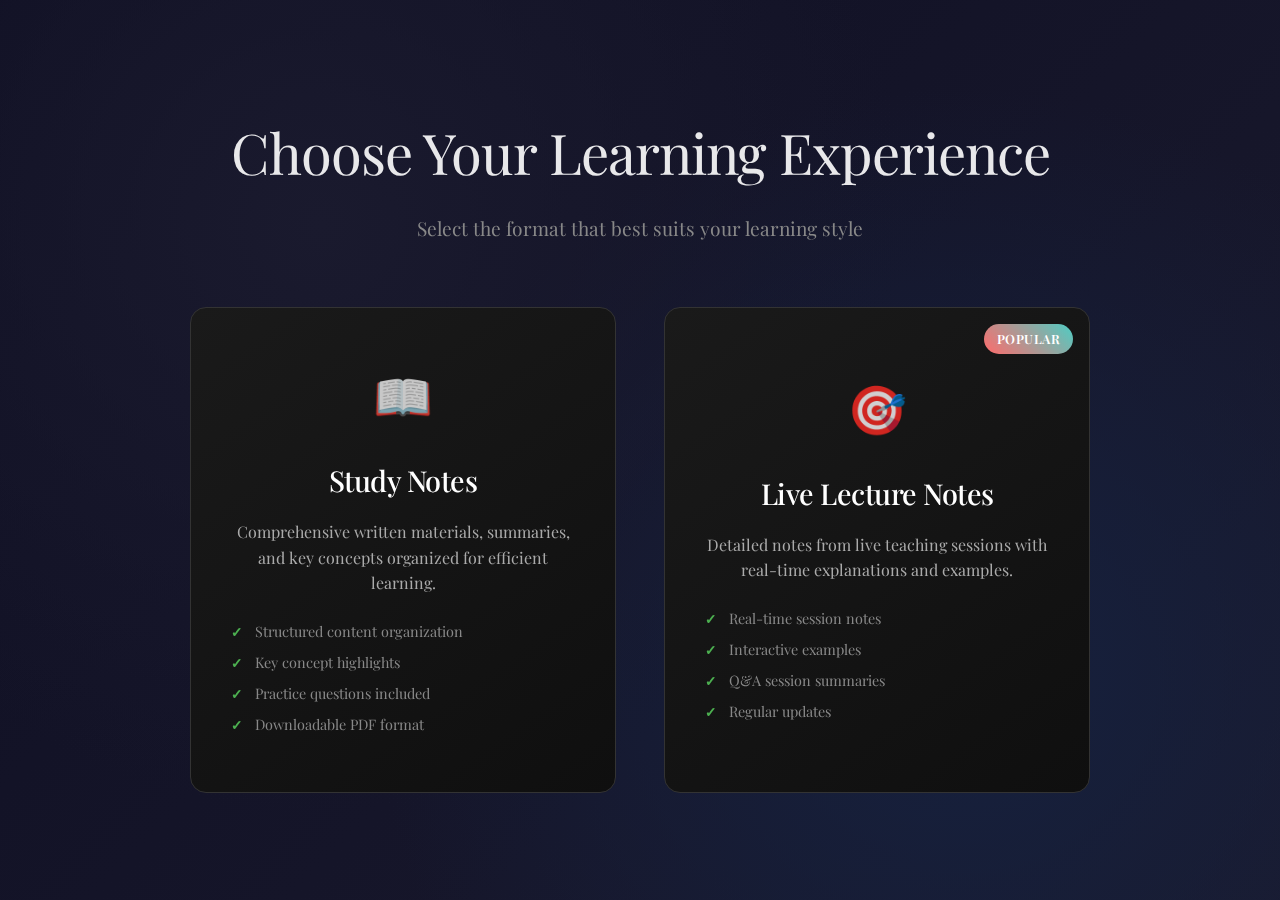
<file: choice.html>
<!DOCTYPE html>
<html lang="en">
<head>
    <meta charset="UTF-8">
    <meta name="viewport" content="width=device-width, initial-scale=1.0">
    <title>Choose Your Learning Path - Sayar Notes</title>
    <link rel="stylesheet" href="choice.css">
    <link href="https://fonts.googleapis.com/css2?family=Playfair+Display:wght@400;500;600;700;900&display=swap" rel="stylesheet">
    <link href="https://fonts.cdnfonts.com/css/samarkan" rel="stylesheet">
</head>
<body>

    
    <div class="container">
        <div class="choice-section">
            <h1 class="page-title">Choose Your Learning Experience</h1>
            <p class="subtitle">Select the format that best suits your learning style</p>
            
            <div class="choices">
                <div class="choice-card" onclick="selectChoice('notes')">
                    <div class="choice-icon">📖</div>
                    <h2>Study Notes</h2>
                    <p>Comprehensive written materials, summaries, and key concepts organized for efficient learning.</p>
                    <ul class="features">
                        <li>Structured content organization</li>
                        <li>Key concept highlights</li>
                        <li>Practice questions included</li>
                        <li>Downloadable PDF format</li>
                    </ul>
                </div>
                
                <div class="choice-card" onclick="selectChoice('lectures')">
                    <div class="premium-badge">Popular</div>
                    <div class="choice-icon">🎯</div>
                    <h2>Live Lecture Notes</h2>
                    <p>Detailed notes from live teaching sessions with real-time explanations and examples.</p>
                    <ul class="features">
                        <li>Real-time session notes</li>
                        <li>Interactive examples</li>
                        <li>Q&A session summaries</li>
                        <li>Regular updates</li>
                    </ul>
                </div>
            </div>
        </div>
    </div>
    
    <script src="choice.js"></script>
</body>
</html>
</file>
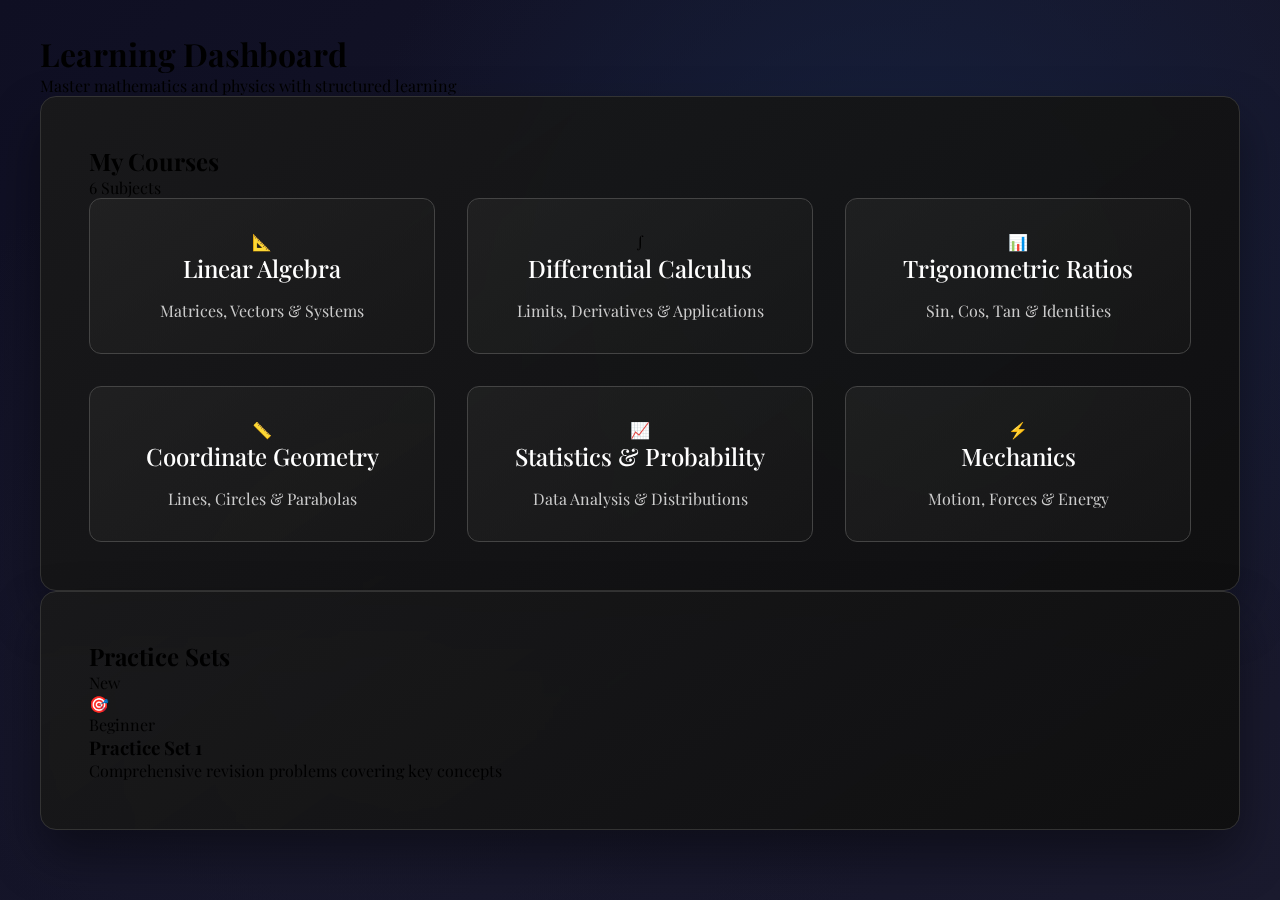
<file: dashboard.html>
<!DOCTYPE html>
<html lang="en">
<head>
    <meta charset="UTF-8">
    <meta name="viewport" content="width=device-width, initial-scale=1.0">
    <title>Dashboard - Sayar Notes</title>
    <link rel="stylesheet" href="dashboard.css">
    <link href="https://fonts.googleapis.com/css2?family=Playfair+Display:wght@400;500;600;700&display=swap" rel="stylesheet">
</head>
<body>
    <div class="container">
        <div class="dashboard-header">
            <h1 class="main-title">Learning Dashboard</h1>
            <p class="subtitle">Master mathematics and physics with structured learning</p>
        </div>
        
        <div class="dashboard-section">
            <div class="section-header">
                <h2 class="section-title">My Courses</h2>
                <span class="section-badge">6 Subjects</span>
            </div>
            <div class="courses-grid">
                <div class="course-card" onclick="openCourse('algebra')">
                    <div class="card-icon">📐</div>
                    <h3>Linear Algebra</h3>
                    <p>Matrices, Vectors & Systems</p>
                </div>
                <div class="course-card" onclick="openCourse('calculus')">
                    <div class="card-icon">∫</div>
                    <h3>Differential Calculus</h3>
                    <p>Limits, Derivatives & Applications</p>
                </div>
                <div class="course-card" onclick="openCourse('trigonometry')">
                    <div class="card-icon">📊</div>
                    <h3>Trigonometric Ratios</h3>
                    <p>Sin, Cos, Tan & Identities</p>
                </div>
                <div class="course-card" onclick="openCourse('geometry')">
                    <div class="card-icon">📏</div>
                    <h3>Coordinate Geometry</h3>
                    <p>Lines, Circles & Parabolas</p>
                </div>
                <div class="course-card" onclick="openCourse('statistics')">
                    <div class="card-icon">📈</div>
                    <h3>Statistics & Probability</h3>
                    <p>Data Analysis & Distributions</p>
                </div>
                <div class="course-card" onclick="openCourse('physics')">
                    <div class="card-icon">⚡</div>
                    <h3>Mechanics</h3>
                    <p>Motion, Forces & Energy</p>
                </div>
            </div>
        </div>
        
        <div class="dashboard-section">
            <div class="section-header">
                <h2 class="section-title">Practice Sets</h2>
                <span class="section-badge practice-badge">New</span>
            </div>
            <div class="practice-grid">
                <div class="practice-card featured" onclick="openPractice('set1')">
                    <div class="practice-header">
                        <div class="practice-icon">🎯</div>
                        <span class="difficulty-badge">Beginner</span>
                    </div>
                    <h3>Practice Set 1</h3>
                    <p>Comprehensive revision problems covering key concepts</p>

                </div>
            </div>
        </div>
    </div>
    <script src="dashboard.js"></script>
</body>
</html>
</file>
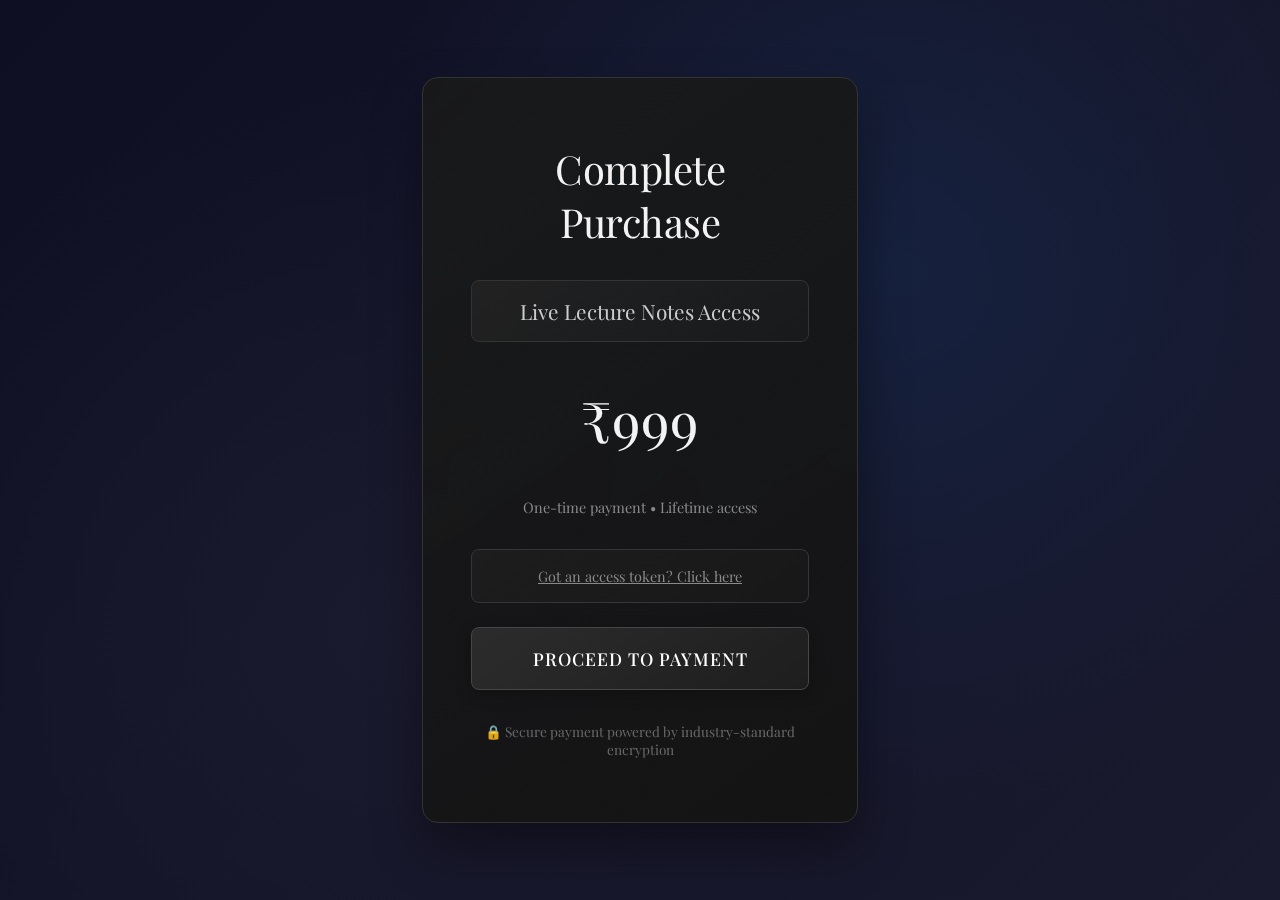
<file: payment.html>
<!DOCTYPE html>
<html lang="en">
<head>
    <meta charset="UTF-8">
    <meta name="viewport" content="width=device-width, initial-scale=1.0">
    <title>Payment - Sayar Notes</title>
    <link rel="stylesheet" href="payment.css">
    <link href="https://fonts.googleapis.com/css2?family=Playfair+Display:wght@400;500;600;700&display=swap" rel="stylesheet">
</head>
<body>
    <div class="container">
        <div class="payment-section">
            <h1 class="payment-title">Complete Purchase</h1>
            <div class="selected-plan" id="selectedPlan"></div>
            <div class="price">₹999</div>
            <div class="price-details">One-time payment • Lifetime access</div>
            
            <div class="access-token-section">
                <div class="token-toggle" onclick="toggleTokenSection()">Got an access token? Click here</div>
                <div class="token-input-container" id="tokenContainer" style="display: none;">
                    <input type="text" id="accessToken" placeholder="Enter your access token" class="token-input">
                    <button onclick="validateToken()" class="token-btn">Validate Token</button>
                </div>
            </div>
            
            <button onclick="processPayment()">Proceed to Payment</button>
            <div class="security-note">🔒 Secure payment powered by industry-standard encryption</div>
        </div>
    </div>
    <script src="payment.js"></script>
</body>
</html>
</file>
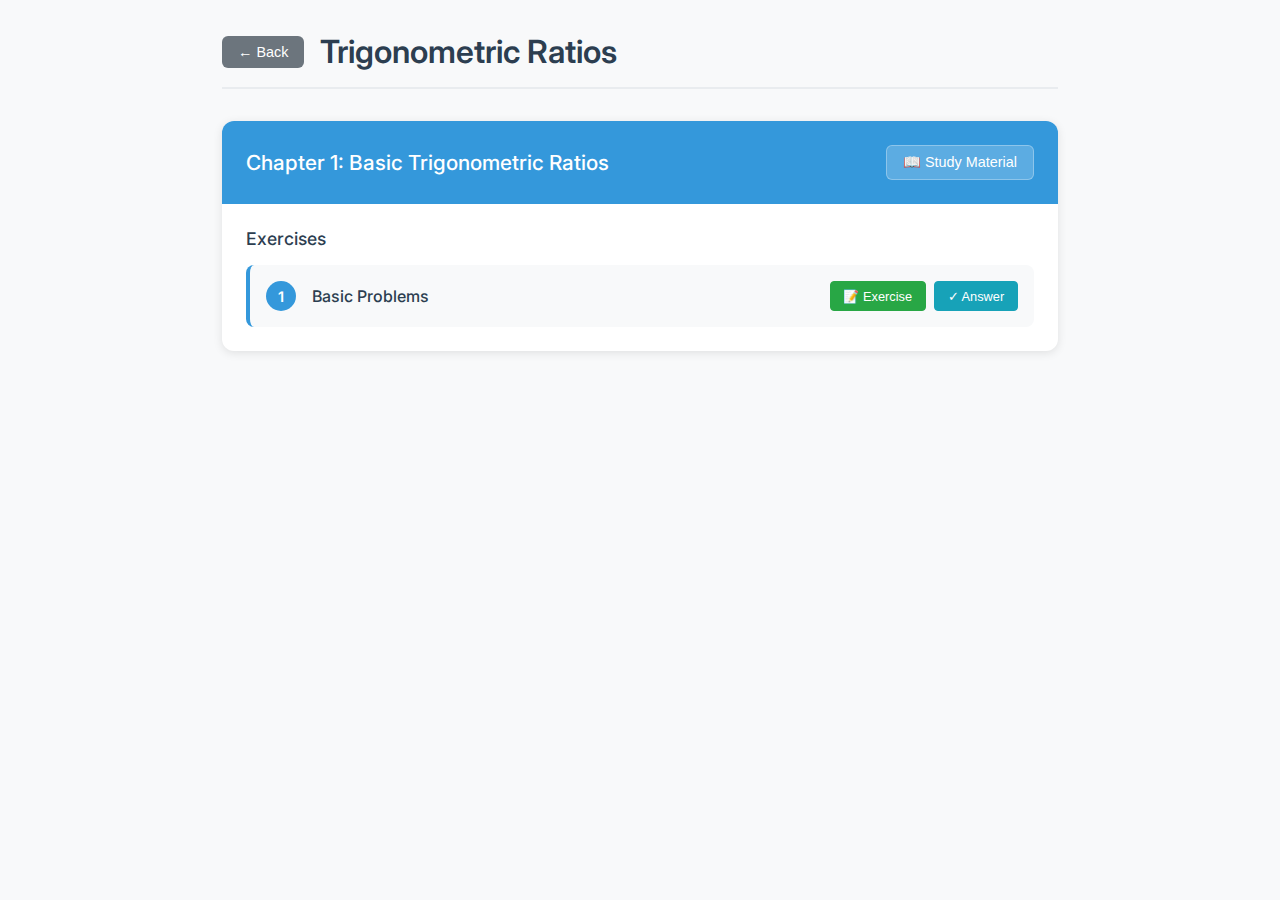
<file: trigo.html>
<!DOCTYPE html>
<html lang="en">
<head>
    <meta charset="UTF-8">
    <meta name="viewport" content="width=device-width, initial-scale=1.0">
    <title>Trigonometric Ratios - Sayar Notes</title>
    <link rel="stylesheet" href="trigo.css">
    <link href="https://fonts.googleapis.com/css2?family=Inter:wght@300;400;500;600&display=swap" rel="stylesheet">
</head>
<body>
    <div class="container">
        <header>
            <button class="back-btn" onclick="goBack()">← Back</button>
            <h1>Trigonometric Ratios</h1>
        </header>
        
        <div class="chapters">
            <div class="chapter">
                <div class="chapter-header">
                    <h2>Chapter 1: Basic Trigonometric Ratios</h2>
                    <button class="study-btn" onclick="openStudyMaterial(0)">📖 Study Material</button>
                </div>
                
                <div class="exercises">
                    <h3>Exercises</h3>
                    <div class="exercise-grid">
                        <div class="exercise-item">
                            <span class="exercise-number">1</span>
                            <div class="exercise-content">
                                <h4>Basic Problems</h4>
                                <div class="exercise-actions">
                                    <button onclick="openExercise(0, 0)">📝 Exercise</button>
                                    <button onclick="openAnswer(0, 0)">✓ Answer</button>
                                </div>
                            </div>
                        </div>
                    </div>
                </div>
            </div>
        </div>
    </div>
    <script src="trigo.js"></script>
</body>
</html>
</file>
<file: choice.css>
* {
    margin: 0;
    padding: 0;
    box-sizing: border-box;
}

body {
    font-family: 'Playfair Display', serif;
    background: #0a0a0a;
    min-height: 100vh;
    color: #ffffff;
    line-height: 1.6;
    position: relative;
    overflow-x: hidden;
}

body::before {
    content: '';
    position: fixed;
    top: 0;
    left: 0;
    width: 100%;
    height: 100%;
    background: 
        radial-gradient(circle at 25% 25%, #1a1a2e 0%, transparent 50%),
        radial-gradient(circle at 75% 75%, #16213e 0%, transparent 50%),
        linear-gradient(135deg, #0f0f23 0%, #1a1a2e 100%);
    pointer-events: none;
    z-index: 1;
}

.container {
    min-height: 100vh;
    display: flex;
    align-items: center;
    justify-content: center;
    padding: 2rem;
    position: relative;
    z-index: 2;
}

.choice-section {
    text-align: center;
    max-width: 1200px;
    width: 100%;
}

.page-title {
    font-size: 3.5rem;
    font-weight: 300;
    color: #ffffff;
    margin-bottom: 1rem;
    letter-spacing: -1px;
    opacity: 0.9;
}

.subtitle {
    font-size: 1.2rem;
    color: #888;
    margin-bottom: 4rem;
    font-weight: 300;
}

.choices {
    display: grid;
    grid-template-columns: repeat(auto-fit, minmax(400px, 1fr));
    gap: 3rem;
    margin-top: 2rem;
    max-width: 900px;
    margin-left: auto;
    margin-right: auto;
}

.choice-card {
    background: linear-gradient(145deg, #1a1a1a, #0f0f0f);
    padding: 3rem 2.5rem;
    border-radius: 16px;
    border: 1px solid #333;
    cursor: pointer;
    transition: all 0.4s cubic-bezier(0.23, 1, 0.32, 1);
    position: relative;
    overflow: hidden;
    min-height: 280px;
    display: flex;
    flex-direction: column;
    justify-content: center;
}

.choice-card::before {
    content: '';
    position: absolute;
    top: 0;
    left: 0;
    right: 0;
    bottom: 0;
    background: linear-gradient(145deg, transparent, rgba(255, 255, 255, 0.05));
    opacity: 0;
    transition: opacity 0.3s ease;
}

.choice-card:hover::before {
    opacity: 1;
}

.choice-card:hover {
    transform: translateY(-8px);
    border-color: #555;
    box-shadow: 0 20px 40px rgba(0, 0, 0, 0.3);
}

.choice-icon {
    font-size: 3rem;
    margin-bottom: 1.5rem;
    opacity: 0.8;
}

.choice-card h2 {
    font-size: 1.8rem;
    color: #ffffff;
    margin-bottom: 1rem;
    font-weight: 500;
    letter-spacing: -0.5px;
}

.choice-card p {
    color: #aaa;
    font-size: 1rem;
    line-height: 1.6;
    font-weight: 300;
}

.choice-card .features {
    margin-top: 1.5rem;
    text-align: left;
}

.choice-card .features li {
    color: #888;
    font-size: 0.9rem;
    margin-bottom: 0.5rem;
    list-style: none;
    position: relative;
    padding-left: 1.5rem;
}

.choice-card .features li::before {
    content: '✓';
    position: absolute;
    left: 0;
    color: #4CAF50;
    font-weight: bold;
}

.premium-badge {
    position: absolute;
    top: 1rem;
    right: 1rem;
    background: linear-gradient(45deg, #FF6B6B, #4ECDC4);
    color: white;
    padding: 0.3rem 0.8rem;
    border-radius: 20px;
    font-size: 0.8rem;
    font-weight: 600;
    text-transform: uppercase;
    letter-spacing: 0.5px;
}

@media (max-width: 768px) {
    .page-title {
        font-size: 2.5rem;
    }
    
    .choices {
        grid-template-columns: 1fr;
        gap: 2rem;
        max-width: 400px;
    }
    
    .choice-card {
        padding: 2.5rem 2rem;
        min-height: 250px;
    }
    
    .subtitle {
        font-size: 1rem;
        margin-bottom: 3rem;
    }
}
</file>
<file: dashboard.css>
* {
    margin: 0;
    padding: 0;
    box-sizing: border-box;
}

body {
    font-family: 'Playfair Display', serif;
    background: #0a0a0a;
    min-height: 100vh;
    padding: 2rem;
    position: relative;
    overflow: auto;
}

body::before {
    content: '';
    position: fixed;
    top: 0;
    left: 0;
    width: 100%;
    height: 100%;
    background: 
        radial-gradient(circle at 30% 70%, #1a1a2e 0%, transparent 50%),
        radial-gradient(circle at 70% 30%, #16213e 0%, transparent 50%),
        linear-gradient(135deg, #0f0f23 0%, #1a1a2e 100%);
    pointer-events: none;
}

.container {
    max-width: 1200px;
    margin: 0 auto;
    position: relative;
    z-index: 2;
}

.dashboard-section {
    background: linear-gradient(145deg, rgba(26, 26, 26, 0.9), rgba(15, 15, 15, 0.95));
    padding: 3rem;
    border-radius: 16px;
    border: 1px solid #333;
    box-shadow: 0 25px 50px rgba(0, 0, 0, 0.4);
    backdrop-filter: blur(10px);
}

.dashboard-title {
    font-size: 2.5rem;
    color: #ffffff;
    margin-bottom: 3rem;
    font-weight: 300;
    text-align: center;
    opacity: 0.95;
}

.courses-grid {
    display: grid;
    grid-template-columns: repeat(auto-fit, minmax(300px, 1fr));
    gap: 2rem;
}

.course-card {
    background: linear-gradient(145deg, rgba(42, 42, 42, 0.5), rgba(26, 26, 26, 0.5));
    padding: 2rem;
    border-radius: 12px;
    border: 1px solid #444;
    cursor: pointer;
    transition: all 0.3s ease;
    text-align: center;
}

.course-card:hover {
    transform: translateY(-5px);
    box-shadow: 0 15px 30px rgba(0, 0, 0, 0.3);
    border-color: #666;
}

.course-card h3 {
    color: #ffffff;
    font-size: 1.5rem;
    margin-bottom: 1rem;
    font-weight: 500;
}

.course-card p {
    color: #ccc;
    font-size: 1rem;
    font-weight: 300;
}

.dropdown-card {
    position: relative;
}

.dropdown-menu {
    position: absolute;
    bottom: 100%;
    left: 0;
    right: 0;
    background: rgba(26, 26, 26, 0.95);
    border: 1px solid #444;
    border-radius: 8px;
    opacity: 0;
    visibility: hidden;
    transform: translateY(10px);
    transition: all 0.3s ease;
    z-index: 10;
}

.dropdown-card:hover .dropdown-menu {
    opacity: 1;
    visibility: visible;
    transform: translateY(0);
}

.dropdown-item {
    padding: 1rem;
    color: #fff;
    cursor: pointer;
    transition: background 0.2s ease;
}

.dropdown-item:hover {
    background: rgba(255, 255, 255, 0.1);
}

.dropdown-item:first-child {
    border-radius: 8px 8px 0 0;
}

.dropdown-item:last-child {
    border-radius: 0 0 8px 8px;
}

@media (max-width: 768px) {
    .dashboard-section {
        padding: 2rem;
    }
    
    .dashboard-title {
        font-size: 2rem;
    }
    
    .courses-grid {
        grid-template-columns: 1fr;
        gap: 1.5rem;
    }
    
    .course-card {
        padding: 1.5rem;
    }
}
</file>
<file: payment.css>
* {
    margin: 0;
    padding: 0;
    box-sizing: border-box;
}

body {
    font-family: 'Playfair Display', serif;
    background: #0a0a0a;
    min-height: 100vh;
    display: flex;
    align-items: center;
    justify-content: center;
    position: relative;
    overflow: auto;
}

body::before {
    content: '';
    position: fixed;
    top: 0;
    left: 0;
    width: 100%;
    height: 100%;
    background: 
        radial-gradient(circle at 30% 70%, #1a1a2e 0%, transparent 50%),
        radial-gradient(circle at 70% 30%, #16213e 0%, transparent 50%),
        linear-gradient(135deg, #0f0f23 0%, #1a1a2e 100%);
    pointer-events: none;
}

.container {
    width: 100%;
    max-width: 500px;
    padding: 2rem;
    position: relative;
    z-index: 2;
}

.payment-section {
    background: linear-gradient(145deg, rgba(26, 26, 26, 0.9), rgba(15, 15, 15, 0.95));
    padding: 4rem 3rem;
    border-radius: 16px;
    border: 1px solid #333;
    box-shadow: 0 25px 50px rgba(0, 0, 0, 0.4);
    backdrop-filter: blur(10px);
    text-align: center;
    position: relative;
}

.payment-section::before {
    content: '';
    position: absolute;
    top: 0;
    left: 0;
    right: 0;
    bottom: 0;
    background: linear-gradient(145deg, transparent, rgba(255, 255, 255, 0.02));
    border-radius: 16px;
    pointer-events: none;
}

.payment-title {
    font-size: 2.5rem;
    color: #ffffff;
    margin-bottom: 2rem;
    font-weight: 300;
    letter-spacing: -0.5px;
    opacity: 0.95;
}

.selected-plan {
    font-size: 1.3rem;
    color: #ccc;
    margin-bottom: 2rem;
    padding: 1rem 2rem;
    background: linear-gradient(145deg, rgba(42, 42, 42, 0.5), rgba(26, 26, 26, 0.5));
    border-radius: 8px;
    border: 1px solid #333;
    font-weight: 400;
}

.price {
    font-size: 3.5rem;
    color: #ffffff;
    font-weight: 300;
    margin: 2.5rem 0;
    opacity: 0.95;
}

.price-details {
    font-size: 0.9rem;
    color: #888;
    margin-bottom: 2rem;
    font-weight: 300;
}

button {
    padding: 1.2rem 3rem;
    background: linear-gradient(145deg, #2a2a2a, #1a1a1a);
    border: 1px solid #444;
    border-radius: 8px;
    color: #ffffff;
    font-family: 'Playfair Display', serif;
    font-size: 1.1rem;
    font-weight: 500;
    cursor: pointer;
    transition: all 0.3s ease;
    box-shadow: 0 4px 15px rgba(0, 0, 0, 0.3);
    text-transform: uppercase;
    letter-spacing: 1px;
    width: 100%;
}

button:hover {
    background: linear-gradient(145deg, #333, #222);
    transform: translateY(-2px);
    box-shadow: 0 8px 25px rgba(0, 0, 0, 0.4);
    border-color: #555;
}

button:active {
    transform: translateY(0);
}

.access-token-section {
    margin: 1.5rem 0;
    padding: 1rem;
    background: linear-gradient(145deg, rgba(42, 42, 42, 0.3), rgba(26, 26, 26, 0.3));
    border-radius: 8px;
    border: 1px solid #333;
}

.token-toggle {
    color: #888;
    font-size: 0.9rem;
    cursor: pointer;
    transition: color 0.3s ease;
    text-decoration: underline;
}

.token-toggle:hover {
    color: #ccc;
}

.token-input-container {
    margin-top: 1rem;
    display: flex;
    gap: 0.5rem;
    flex-direction: column;
}

.token-input {
    padding: 0.8rem;
    background: rgba(26, 26, 26, 0.8);
    border: 1px solid #444;
    border-radius: 6px;
    color: #fff;
    font-family: 'Playfair Display', serif;
    font-size: 0.9rem;
    width: 100%;
}

.token-input::placeholder {
    color: #666;
}

.token-input:focus {
    outline: none;
    border-color: #666;
}

.token-btn {
    padding: 0.8rem 1.5rem;
    background: linear-gradient(145deg, #333, #222);
    border: 1px solid #444;
    border-radius: 6px;
    color: #fff;
    font-size: 0.9rem;
    cursor: pointer;
    transition: all 0.3s ease;
    text-transform: none;
    letter-spacing: normal;
    width: auto;
    margin-top: 0.5rem;
}

.token-btn:hover {
    background: linear-gradient(145deg, #444, #333);
    transform: none;
    box-shadow: 0 4px 15px rgba(0, 0, 0, 0.3);
}

.security-note {
    margin-top: 2rem;
    font-size: 0.85rem;
    color: #666;
    font-weight: 300;
}

@media (max-width: 480px) {
    .payment-section {
        padding: 2rem 1.5rem;
    }
    
    .payment-title {
        font-size: 2rem;
    }
    
    .price {
        font-size: 2.8rem;
    }
    
    button {
        padding: 1rem 2rem;
        font-size: 1rem;
    }
    
    .access-token-section {
        margin: 1rem 0;
        padding: 0.8rem;
    }
    
    .token-input {
        padding: 0.7rem;
        font-size: 0.85rem;
    }
    
    .token-btn {
        padding: 0.7rem 1rem;
        font-size: 0.85rem;
    }
}
</file>
<file: trigo.css>
* {
    margin: 0;
    padding: 0;
    box-sizing: border-box;
}

body {
    font-family: 'Inter', sans-serif;
    background: #f8f9fa;
    min-height: 100vh;
    color: #333;
}

.container {
    max-width: 900px;
    margin: 0 auto;
    padding: 2rem;
}

header {
    display: flex;
    align-items: center;
    gap: 1rem;
    margin-bottom: 2rem;
    padding-bottom: 1rem;
    border-bottom: 2px solid #e9ecef;
}

.back-btn {
    background: #6c757d;
    color: white;
    border: none;
    padding: 0.5rem 1rem;
    border-radius: 6px;
    cursor: pointer;
    font-size: 0.9rem;
    transition: background 0.2s;
}

.back-btn:hover {
    background: #5a6268;
}

header h1 {
    font-size: 2rem;
    font-weight: 600;
    color: #2c3e50;
}

.chapter {
    background: white;
    border-radius: 12px;
    box-shadow: 0 2px 10px rgba(0,0,0,0.1);
    margin-bottom: 2rem;
    overflow: hidden;
}

.chapter-header {
    background: #3498db;
    color: white;
    padding: 1.5rem;
    display: flex;
    justify-content: space-between;
    align-items: center;
}

.chapter-header h2 {
    font-size: 1.3rem;
    font-weight: 500;
}

.study-btn {
    background: rgba(255,255,255,0.2);
    color: white;
    border: 1px solid rgba(255,255,255,0.3);
    padding: 0.5rem 1rem;
    border-radius: 6px;
    cursor: pointer;
    font-size: 0.9rem;
    transition: all 0.2s;
}

.study-btn:hover {
    background: rgba(255,255,255,0.3);
}

.exercises {
    padding: 1.5rem;
}

.exercises h3 {
    font-size: 1.1rem;
    font-weight: 500;
    margin-bottom: 1rem;
    color: #2c3e50;
}

.exercise-grid {
    display: flex;
    flex-direction: column;
    gap: 0.8rem;
}

.exercise-item {
    display: flex;
    align-items: center;
    gap: 1rem;
    padding: 1rem;
    background: #f8f9fa;
    border-radius: 8px;
    border-left: 4px solid #3498db;
}

.exercise-number {
    background: #3498db;
    color: white;
    width: 30px;
    height: 30px;
    border-radius: 50%;
    display: flex;
    align-items: center;
    justify-content: center;
    font-weight: 600;
    font-size: 0.9rem;
}

.exercise-content {
    flex: 1;
    display: flex;
    justify-content: space-between;
    align-items: center;
}

.exercise-content h4 {
    font-size: 1rem;
    font-weight: 500;
    color: #2c3e50;
}

.exercise-actions {
    display: flex;
    gap: 0.5rem;
}

.exercise-actions button {
    background: #e9ecef;
    border: 1px solid #dee2e6;
    padding: 0.4rem 0.8rem;
    border-radius: 4px;
    cursor: pointer;
    font-size: 0.8rem;
    transition: all 0.2s;
}

.exercise-actions button:first-child {
    background: #28a745;
    color: white;
    border-color: #28a745;
}

.exercise-actions button:first-child:hover {
    background: #218838;
}

.exercise-actions button:last-child {
    background: #17a2b8;
    color: white;
    border-color: #17a2b8;
}

.exercise-actions button:last-child:hover {
    background: #138496;
}

@media (max-width: 768px) {
    .container {
        padding: 1rem;
    }
    
    .chapter-header {
        flex-direction: column;
        gap: 1rem;
        text-align: center;
    }
    
    .exercise-content {
        flex-direction: column;
        align-items: flex-start;
        gap: 0.5rem;
    }
}
</file>
